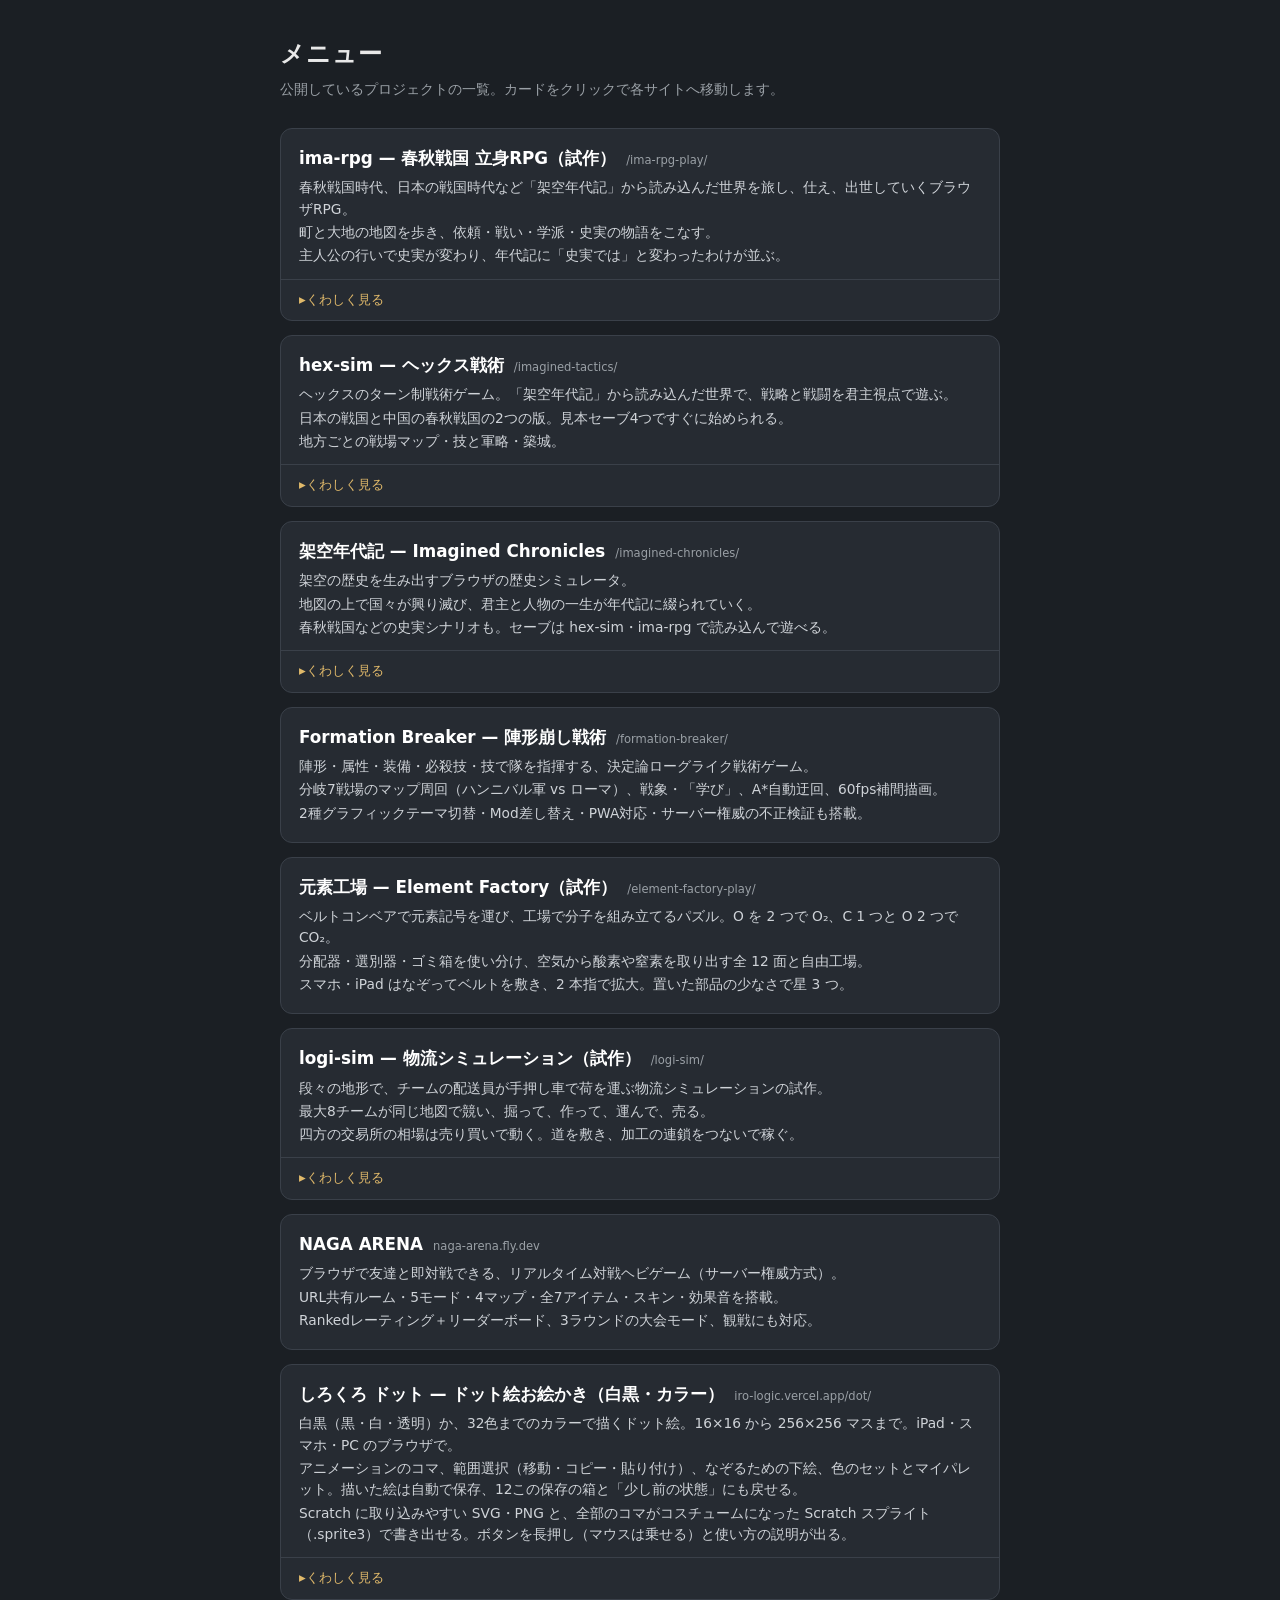
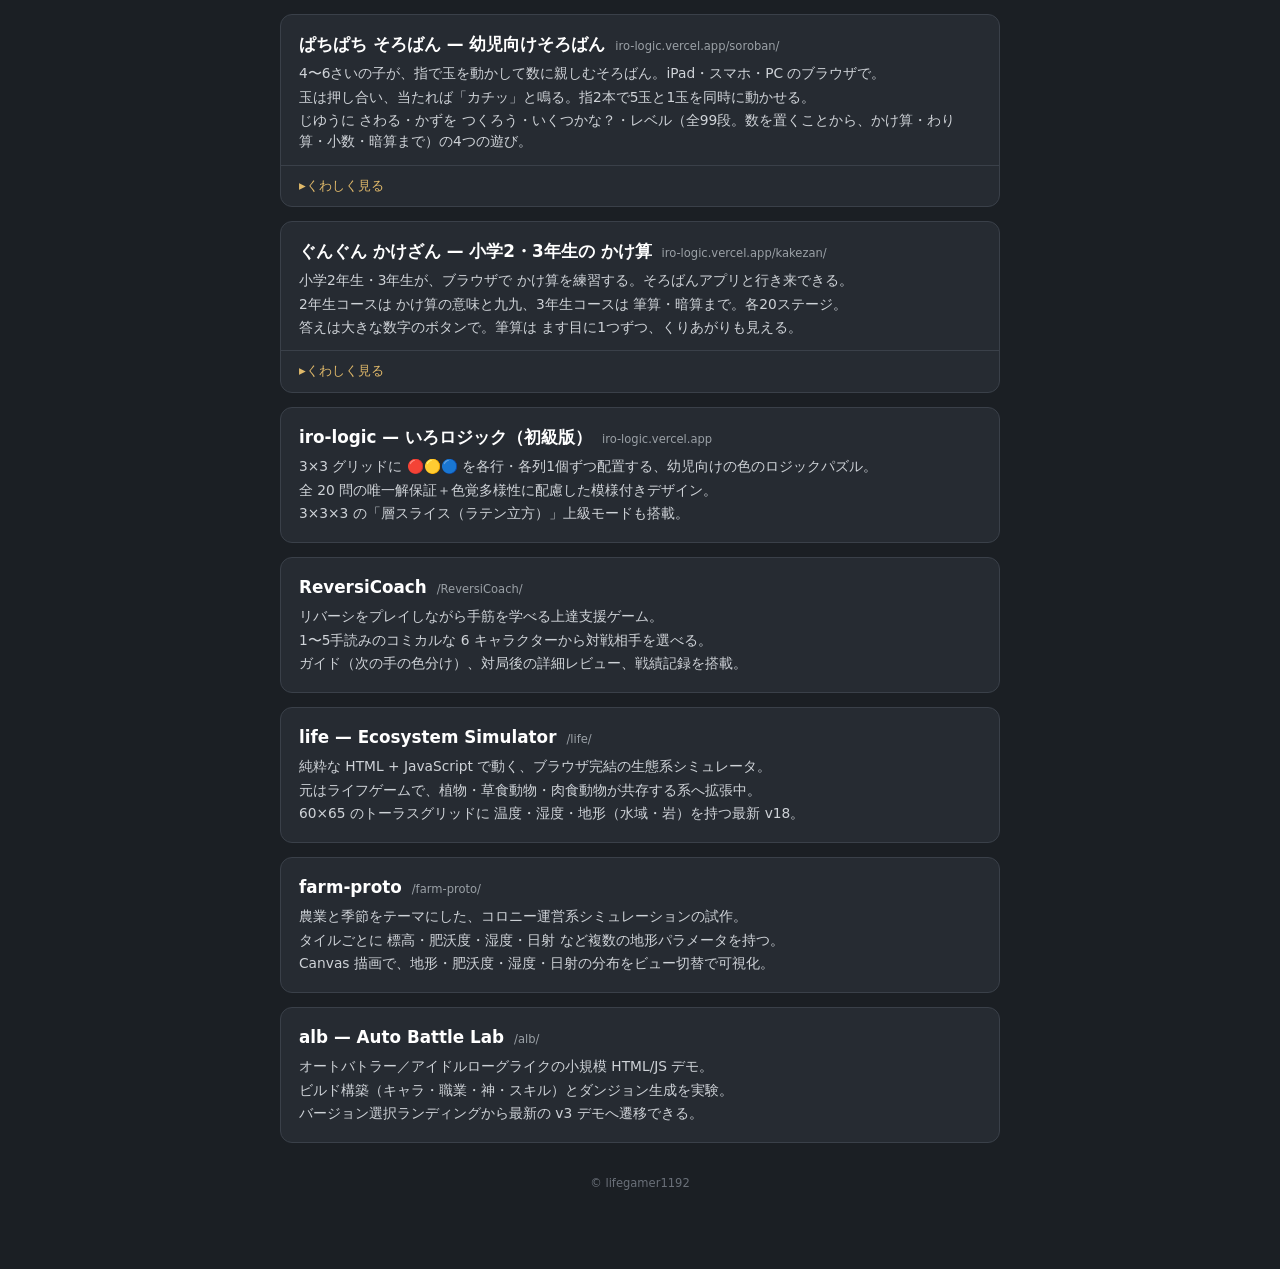
<file: menu.html>
<!doctype html>
<html lang="ja">
  <head>
    <meta charset="UTF-8" />
    <meta name="viewport" content="width=device-width, initial-scale=1.0" />
    <meta name="robots" content="noindex, nofollow" />
    <title>メニュー</title>
    <style>
      :root {
        color-scheme: dark;
        font-family: system-ui, -apple-system, 'Segoe UI', 'Hiragino Kaku Gothic ProN',
          'Meiryo', sans-serif;
      }

      * { box-sizing: border-box; }

      body {
        margin: 0;
        padding: 36px 16px 64px;
        background: #1b1f24;
        color: #e8e8e8;
        min-height: 100vh;
        line-height: 1.55;
      }

      .container {
        max-width: 720px;
        margin: 0 auto;
      }

      h1 {
        margin: 0 0 6px;
        font-size: 1.5rem;
        font-weight: 700;
        letter-spacing: 0.04em;
      }

      .intro {
        margin: 0 0 28px;
        font-size: 0.85rem;
        color: #9aa0a6;
      }

      .grid {
        display: grid;
        gap: 14px;
      }

      .card {
        display: block;
        padding: 16px 18px;
        border-radius: 12px;
        background: #262b32;
        border: 1px solid #3a4049;
        color: inherit;
        text-decoration: none;
        transition: background 0.15s ease, border-color 0.15s ease, transform 0.15s ease;
      }

      .card:hover,
      .card:focus-visible {
        background: #2f353d;
        border-color: #4caf50;
        transform: translateY(-1px);
        outline: none;
      }

      .card--external {
        border-style: dashed;
      }

      .card--external:hover,
      .card--external:focus-visible {
        border-color: #5cc8ff;
      }

      .card__head {
        display: flex;
        align-items: baseline;
        gap: 10px;
        flex-wrap: wrap;
        margin-bottom: 6px;
      }

      .card__title {
        font-size: 1.05rem;
        font-weight: 700;
        color: #ffffff;
      }

      .card__tag {
        font-size: 0.72rem;
        color: #9aa0a6;
        font-variant-numeric: tabular-nums;
      }

      .card__lines p {
        margin: 2px 0;
        font-size: 0.86rem;
        color: #cfd3d8;
      }

      .card--more { padding: 0; overflow: hidden; }
      .card--more:hover { transform: none; }
      .card__link {
        display: block;
        padding: 16px 18px 10px;
        color: inherit;
        text-decoration: none;
      }
      .card__link:focus-visible { outline: 2px solid #4caf50; outline-offset: -2px; border-radius: 12px; }

      .more { border-top: 1px solid #3a4049; }
      .more summary {
        cursor: pointer;
        padding: 10px 18px;
        font-size: 0.84rem;
        color: #e0b96a;
        list-style: none;
        user-select: none;
      }
      .more summary::-webkit-details-marker { display: none; }
      .more summary::before { content: '▸ '; display: inline-block; transition: transform 0.15s ease; }
      .more[open] summary::before { content: '▾ '; }
      .more summary:hover { color: #f3cf85; }
      .more summary:focus-visible { outline: 2px solid #e0b96a; outline-offset: -2px; }
      .more[open] summary { border-bottom: 1px dashed #3a4049; }
      .more__body { padding: 6px 18px 16px; }
      .more__body section { margin-top: 14px; }
      .more__body h3 {
        margin: 0 0 4px;
        font-size: 0.98rem;
        font-weight: 700;
        color: #f3cf85;
        letter-spacing: 0.03em;
      }
      .more__body p { margin: 0; font-size: 0.86rem; color: #cfd3d8; }
      .more__body p + p, .levels + p { margin-top: 8px; }
      .levels { margin: 8px 0 0; padding: 8px 12px; background: #20252b; border-radius: 8px; }
      .levels dt { margin-top: 8px; font-size: 0.86rem; font-weight: 700; color: #e8e8e8; }
      .levels dt:first-child { margin-top: 0; }
      .levels dt span { font-weight: 400; font-size: 0.76rem; color: #9aa0a6; }
      .levels dd { margin: 2px 0 0; font-size: 0.84rem; color: #cfd3d8; }

      .footer {
        margin-top: 32px;
        font-size: 0.72rem;
        color: #6a7079;
        text-align: center;
      }
    </style>
  </head>
  <body>
    <div class="container">
      <h1>メニュー</h1>
      <p class="intro">公開しているプロジェクトの一覧。カードをクリックで各サイトへ移動します。</p>

      <div class="grid">
        <div class="card card--more">
          <a class="card__link" href="https://lifegamer1192.github.io/ima-rpg-play/">
            <div class="card__head">
              <span class="card__title">ima-rpg — 春秋戦国 立身RPG（試作）</span>
              <span class="card__tag">/ima-rpg-play/</span>
            </div>
            <div class="card__lines">
              <p>春秋戦国時代、日本の戦国時代など「架空年代記」から読み込んだ世界を旅し、仕え、出世していくブラウザRPG。</p>
              <p>町と大地の地図を歩き、依頼・戦い・学派・史実の物語をこなす。</p>
              <p>主人公の行いで史実が変わり、年代記に「史実では」と変わったわけが並ぶ。</p>
            </div>
          </a>
          <details class="more">
            <summary>くわしく見る</summary>
            <div class="more__body">
              <section>
                <h3>「李牧を、死なせない。」</h3>
                <p>前229年、趙の名将・李牧は、秦の金を受けた郭開の讒言で斬られる——それが史実。だが、郭開の買収を王の前で暴けば？　李牧は生き、趙は滅びず、天下統一の年表そのものがずれていく。</p>
              </section>
              <section>
                <h3>「奇貨居くべし。——その帳簿、誰が握る？」</h3>
                <p>人質の公子に全財産を賭けた商人・呂不韋。王子を買った金の帳簿を、秦の旧臣たちと邯鄲で奪い合う。朝議で買収を暴けば呂不韋は相国になれず、のちの嫪毐の乱さえ起きなくなる。歴史は鎖のようにつながっている。</p>
              </section>
              <section>
                <h3>「風蕭々として易水寒し。刃は、届くか。」</h3>
                <p>荊軻の副使として咸陽へ。秦王に刃を届ければ、暗殺が成る世界もありうる。企てを秦に売るもよし、荊軻を思いとどまらせるもよし。選ぶのはあなた。</p>
              </section>
              <section>
                <h3>「変えた歴史は、年代記が覚えている。」</h3>
                <p>長平のあと、邯鄲の囲みから始皇帝の即位まで、史実の出来事は41。分岐は113通り。変わった出来事の下には灰色の小さな字で「史実では：…」、そして「変わったわけ：主人公が秦に通じて城門を開いた」のように一行が残る。</p>
              </section>
              <section>
                <h3>「名もなき一人から、王の側近へ。」</h3>
                <p>町で依頼を受け、盗賊を討ち、儒家・墨家・兵家の門をたたく。昇進の試しを越えて位を上げ、仕える国を選ぶ。旅の途中には、名馬、盗まれた剣、義兄弟の契り……数えきれない寄り道が待っている。</p>
              </section>
              <section>
                <h3>「世界は、架空年代記から生まれる。」</h3>
                <p>国々の版図や人物は、歴史シミュレータ「架空年代記」のセーブから読み込まれる。ゆくゆくは、この旅の記録を hex-sim に持ち込んで、率いた部隊で戦えるようにする予定。</p>
              </section>
            </div>
          </details>
        </div>

        <div class="card card--more">
          <a class="card__link" href="https://lifegamer1192.github.io/imagined-tactics/">
            <div class="card__head">
              <span class="card__title">hex-sim — ヘックス戦術</span>
              <span class="card__tag">/imagined-tactics/</span>
            </div>
            <div class="card__lines">
              <p>ヘックスのターン制戦術ゲーム。「架空年代記」から読み込んだ世界で、戦略と戦闘を君主視点で遊ぶ。</p>
              <p>日本の戦国と中国の春秋戦国の2つの版。見本セーブ4つですぐに始められる。</p>
              <p>地方ごとの戦場マップ・技と軍略・築城。</p>
            </div>
          </a>
          <details class="more">
            <summary>くわしく見る</summary>
            <div class="more__body">
              <section>
                <h3>「年代記の、あの一年に割って入れ。」</h3>
                <p>架空年代記で育った世界を、好きな年で止めて読み込む。そこにいる勢力も武将も、そっくりそのまま盤上へ。前259年の春秋戦国なら、秦も趙も楚も、まだ誰も天下を知らない。</p>
              </section>
              <section>
                <h3>「槍衾か、火矢か。九十二の技と三十九の軍略。」</h3>
                <p>足軽から騎馬、戦車まで五十の兵種。槍突き・槍衾の技に、毒矢・火矢の軍略。騎馬は近づく相手をいなし、弓は当てやすい。武将の采配の届く外に出た兵は、攻めも守りも鈍る。</p>
              </section>
              <section>
                <h3>「雨は火を消し、霧は弓を迷わせ、雪は足を止める。」</h3>
                <p>天気と昼夜は季節から決まる。城の強さに応じて、守り手の拠点は 陣 → 砦 → 城 → 城壁と門と櫓の城 へ。決められた巡を過ぎれば守り手の勝ち、攻め手は急げ。</p>
              </section>
              <section>
                <h3>「天下は、月を一つずつ進めて取る。」</h3>
                <p>勢力を一つ受け持ち、兵糧で兵を集め、領を攻め取る。宣戦、停戦、加勢の頼み。忠誠の低い武将は隣国へ寝返り、滅んだ国の将は降ってくる。攻められたら「自分で戦う」か「おまかせ」か。</p>
              </section>
              <section>
                <h3>「好敵手、義兄弟、そして仇。」</h3>
                <p>戦場で出会った縁は残る。好敵手と刃を交えれば互いに強くなり、義兄弟を討たれた者は討った将を仇と狙う。武将を諸国巡りに出せば、浪人を連れ帰るか、昇進の品を持ち帰るか、何も得ずに戻るか。</p>
              </section>
            </div>
          </details>
        </div>

        <div class="card card--more">
          <a class="card__link" href="https://lifegamer1192.github.io/imagined-chronicles/">
            <div class="card__head">
              <span class="card__title">架空年代記 — Imagined Chronicles</span>
              <span class="card__tag">/imagined-chronicles/</span>
            </div>
            <div class="card__lines">
              <p>架空の歴史を生み出すブラウザの歴史シミュレータ。</p>
              <p>地図の上で国々が興り滅び、君主と人物の一生が年代記に綴られていく。</p>
              <p>春秋戦国などの史実シナリオも。セーブは hex-sim・ima-rpg で読み込んで遊べる。</p>
            </div>
          </a>
          <details class="more">
            <summary>くわしく見る</summary>
            <div class="more__body">
              <section>
                <h3>「眺めているだけで、歴史が書き上がる。」</h3>
                <p>国が興り、王が死に、戦が起き、疫病が港から港へ渡っていく。そのすべてが年代記の一行になる。手を出さずに見ているだけで、誰も知らない一国の興亡史が出来上がっていく。</p>
              </section>
              <section>
                <h3>「矛盾、ここに始まる。」</h3>
                <p>年代記に綴られる出来事の文は、数千通り。籠城の悲劇も、疫病と戦った医師の名も。かと思えば、「この矛はどんな盾も…」と口上を述べる市の武器売りや、黒すぎて誰にも読めないインクを発明した職人まで現れる。</p>
              </section>
              <section>
                <h3>「史実を、どこまでなぞるか。それはあなたが決める。」</h3>
                <p>史実シナリオは、春秋戦国（前722年〜）、日本の戦国（1560年〜）、ローマとハンニバル、項羽と劉邦など。始める前に「史実度」を 1〜5 から選ぶ。史実度は、<b>どれだけ史実に引き戻すか</b>の強さ。数字が大きいほど史実どおりに進み、小さいほど、史実を出発点にした「もしも」の歴史になる。</p>
                <dl class="levels">
                  <dt>5 史実なぞり<span>（初期値）</span></dt>
                  <dd>歴史を眺めるための段階。君主はほぼ史実の年に世を去り、史実の出来事は多少むりにでも起こる。節目ごとに勢力図も史実へ強く引き戻され、結末はほぼ史実どおり。記録のある時代が終わると一度止まり、その先を架空の歴史として続けるか選べる。</dd>
                  <dt>4 史実寄り</dt>
                  <dd>大筋は史実に似るが、細部は毎回ちがう。勢力の移り変わりを史実の方へ弱く後押しするだけなので、番狂わせも起こる。</dd>
                  <dt>3 史実の出来事</dt>
                  <dd>史実の出来事は、起きる条件がそろっていれば起こる。その国がもう滅んでいたり、舞台の土地を失っていたりすれば起こらず、そこから歴史が自然に分かれていく。</dd>
                  <dt>2 史実の人物</dt>
                  <dd>君主・名臣・名将・思想家など史実の人物が、史実の年ごろに現れる。国が残っていれば君主は史実の系図どおりに継ぐが、寿命はばらつき、史実の出来事は起こらない。</dd>
                  <dt>1 舞台だけ</dt>
                  <dd>始まりの国・国境・都・君主・地名だけが史実どおり。そこから先はまったく自由な歴史。</dd>
                </dl>
                <p>たとえば春秋戦国なら、5 では秦が六国を併せて天下を統一する。3 では、楚が早くに強くなれば、統一の主役が入れ替わることもありうる。1 では、秦が統一することさえ決まっていない。</p>
              </section>
              <section>
                <h3>「ここで書かれた世界を、ほかのゲームが遊ぶ。」</h3>
                <p>セーブした世界は、hex-sim で戦場に、ima-rpg で一人の旅の舞台になる。三つのゲームの土台となる年代記。</p>
              </section>
            </div>
          </details>
        </div>

        <a class="card" href="https://lifegamer1192.github.io/formation-breaker/">
          <div class="card__head">
            <span class="card__title">Formation Breaker — 陣形崩し戦術</span>
            <span class="card__tag">/formation-breaker/</span>
          </div>
          <div class="card__lines">
            <p>陣形・属性・装備・必殺技・技で隊を指揮する、決定論ローグライク戦術ゲーム。</p>
            <p>分岐7戦場のマップ周回（ハンニバル軍 vs ローマ）、戦象・「学び」、A*自動迂回、60fps補間描画。</p>
            <p>2種グラフィックテーマ切替・Mod差し替え・PWA対応・サーバー権威の不正検証も搭載。</p>
          </div>
        </a>

        <a class="card" href="https://lifegamer1192.github.io/element-factory-play/">
          <div class="card__head">
            <span class="card__title">元素工場 — Element Factory（試作）</span>
            <span class="card__tag">/element-factory-play/</span>
          </div>
          <div class="card__lines">
            <p>ベルトコンベアで元素記号を運び、工場で分子を組み立てるパズル。O を 2 つで O₂、C 1 つと O 2 つで CO₂。</p>
            <p>分配器・選別器・ゴミ箱を使い分け、空気から酸素や窒素を取り出す全 12 面と自由工場。</p>
            <p>スマホ・iPad はなぞってベルトを敷き、2 本指で拡大。置いた部品の少なさで星 3 つ。</p>
          </div>
        </a>

        <div class="card card--more">
          <a class="card__link" href="https://lifegamer1192.github.io/logi-sim/">
            <div class="card__head">
              <span class="card__title">logi-sim — 物流シミュレーション（試作）</span>
              <span class="card__tag">/logi-sim/</span>
            </div>
            <div class="card__lines">
              <p>段々の地形で、チームの配送員が手押し車で荷を運ぶ物流シミュレーションの試作。</p>
              <p>最大8チームが同じ地図で競い、掘って、作って、運んで、売る。</p>
              <p>四方の交易所の相場は売り買いで動く。道を敷き、加工の連鎖をつないで稼ぐ。</p>
            </div>
          </a>
          <details class="more">
            <summary>くわしく見る</summary>
            <div class="more__body">
              <section>
                <h3>「木は2、歯車は100。」</h3>
                <p>森で切った木は、売っても2。だが鉱脈から鉄・銅・スズを掘り、炭焼き窯の炭で製錬し、合金炉で青銅に、鍛冶屋で道具に。精密工房で二つを合わせれば、歯車は100で売れる。綿は綿糸から木綿、帆布へ。三十あまりの品と十を超える加工所が、長い鎖でつながっている。</p>
              </section>
              <section>
                <h3>「売りすぎれば、値は崩れる。」</h3>
                <p>地図の東西南北の端に交易所。換金所で売り、購買所で買う。同じ品を売り続ければ買いたたかれ、買い続ければ値が上がる。相場は時間で戻る。今売るか、待つか。四つの交易所で、値もわずかにちがう。</p>
              </section>
              <section>
                <h3>「石畳は、足を三倍にする。」</h3>
                <p>配送員は一段より高い崖は登れない。段々の地形をどう回るかが勝負。木1で敷く木道は歩く速さ2倍、石1の石畳なら3倍。ただし道はみんなのもの。自分で敷いた道を、敵のチームも走っていく。</p>
              </section>
              <section>
                <h3>「拙速か、長期か。」</h3>
                <p>各チームには自動の作戦がつく。「拙速」は余ったものをすぐに売る。「長期」は相場が戻るのを待って売り、石も安いときにしか買わない。作戦はいつでも止めたり動かしたりでき、手で出した指図がいつも先に立つ。</p>
              </section>
              <section>
                <h3>「最大8チーム、同じ地図の上で。」</h3>
                <p>1〜8のチームが色分けされて同じ地図で競う。地図は種（シード）から毎回つくられ、季節がめぐれば畑の実りも変わる。</p>
              </section>
            </div>
          </details>
        </div>

        <a class="card" href="https://naga-arena.fly.dev/">
          <div class="card__head">
            <span class="card__title">NAGA ARENA</span>
            <span class="card__tag">naga-arena.fly.dev</span>
          </div>
          <div class="card__lines">
            <p>ブラウザで友達と即対戦できる、リアルタイム対戦ヘビゲーム（サーバー権威方式）。</p>
            <p>URL共有ルーム・5モード・4マップ・全7アイテム・スキン・効果音を搭載。</p>
            <p>Rankedレーティング＋リーダーボード、3ラウンドの大会モード、観戦にも対応。</p>
          </div>
        </a>

        <div class="card card--more">
          <a class="card__link" href="https://iro-logic.vercel.app/dot/">
            <div class="card__head">
              <span class="card__title">しろくろ ドット — ドット絵お絵かき（白黒・カラー）</span>
              <span class="card__tag">iro-logic.vercel.app/dot/</span>
            </div>
            <div class="card__lines">
              <p>白黒（黒・白・透明）か、32色までのカラーで描くドット絵。16×16 から 256×256 マスまで。iPad・スマホ・PC のブラウザで。</p>
              <p>アニメーションのコマ、範囲選択（移動・コピー・貼り付け）、なぞるための下絵、色のセットとマイパレット。描いた絵は自動で保存、12この保存の箱と「少し前の状態」にも戻せる。</p>
              <p>Scratch に取り込みやすい SVG・PNG と、全部のコマがコスチュームになった Scratch スプライト（.sprite3）で書き出せる。ボタンを長押し（マウスは乗せる）と使い方の説明が出る。</p>
            </div>
          </a>
          <details class="more">
            <summary>くわしく見る</summary>
            <div class="more__body">
              <section>
                <h3>「指1本で描いて、指2本でつまむ。」</h3>
                <p>ペン・線・四角・まる・ぬりつぶし・スポイト。左右・上下の「かがみ」で対称に描ける。指2本でつまめば拡大・移動（描きかけの点は残らない）。もどす・やりなおす、反転・回転・1マスずらし・白黒の入れかえ。</p>
              </section>
              <section>
                <h3>「Scratch で、くっきり。」</h3>
                <p>おすすめは SVG：1マスを Scratch の何ピクセルにするか選べて、拡大・回転してもふちがぼけない。PNG は Scratch が小さな画像を2倍にぼかして取り込むくせに合わせ、ぼけない大きさで書き出す（48×36・96×72 はステージいっぱいの背景に）。白と とうめいを分けているので、「中は白、まわりは透明」のスプライトが作れる。</p>
              </section>
              <section>
                <h3>「名前は、いらない。」</h3>
                <p>入力も送信もなし。絵はその端末のブラウザの中だけに残る。</p>
              </section>
            </div>
          </details>
        </div>

        <div class="card card--more">
          <a class="card__link" href="https://iro-logic.vercel.app/soroban/">
            <div class="card__head">
              <span class="card__title">ぱちぱち そろばん — 幼児向けそろばん</span>
              <span class="card__tag">iro-logic.vercel.app/soroban/</span>
            </div>
            <div class="card__lines">
              <p>4〜6さいの子が、指で玉を動かして数に親しむそろばん。iPad・スマホ・PC のブラウザで。</p>
              <p>玉は押し合い、当たれば「カチッ」と鳴る。指2本で5玉と1玉を同時に動かせる。</p>
              <p>じゆうに さわる・かずを つくろう・いくつかな？・レベル（全99段。数を置くことから、かけ算・わり算・小数・暗算まで）の4つの遊び。</p>
            </div>
          </a>
          <details class="more">
            <summary>くわしく見る</summary>
            <div class="more__body">
              <section>
                <h3>「つまんで、押して、はじく。」</h3>
                <p>玉の上に指を置けばつまめて、玉の無い所に置けば指で押せる（本物と同じく、押せても引けない）。上の玉を押し上げれば、上にある玉もいっしょに動く。軽くたたけば、その玉まで一気に。指を離した玉は、近いほうへすっと滑って止まる。</p>
              </section>
              <section>
                <h3>「4 たす 1 は、指2本で。」</h3>
                <p>1玉を4つ下ろしながら、5玉を下ろす。ちがう桁を同時に動かす。指は何本でも、それぞれ別々に玉を動かせる。梁を指で横になぞれば、なぞった桁の5玉が払われる。</p>
              </section>
              <section>
                <h3>「5問できたら、つぎのレベル。」</h3>
                <p>数を置くことから始まり、そのまま入れる足し算、5玉を使う足し算（4＋1）、5玉を払う引き算（5−1）、繰り上がり、繰り下がり、3つの数、たし・ひき まぜて、3けた——段を順に上がっていく。開いた段はいつでも選び直せる。</p>
              </section>
              <section>
                <h3>「3 × 4 は、3 を 4かい たす。」</h3>
                <p>かけ算は、まず同じ数を足して意味をつかみ、九九で答えを置き、2けた×1けたは位ごとに（23×3 は 3×3＝9 を置いて 20×3＝60 を足す）。わり算は、引いて数えて「なんかい ひけたかな？」。あまりのある わり算では、そろばんに残った玉が あまりになる。3けた × 3けた、5けた ÷ 2けた まで、位ごとに分けて1手ずつ。</p>
              </section>
              <section>
                <h3>「頭の中の そろばん。」</h3>
                <p>小数は梁の定位点を一の位にして置き、お買い物と おつりも計算する。71段からは暗算：そろばんを一瞬だけ見て覚える、数が次々に出て消えるフラッシュ、式を見て数字のボタンで答える。最後は タイムアタック、カードをめくる でんぴょうざん、全部まぜた 30問、そして 99段「めいじん」。</p>
              </section>
              <section>
                <h3>「できたら、花まる。」</h3>
                <p>迷ったら「ヒント」で動かす玉が光る。まちがえても責めず、できるまで待つ。数は端末の声で読み上げる（切り替え可）。</p>
              </section>
              <section>
                <h3>「名前は、いらない。」</h3>
                <p>入力も送信もなし。ブラウザに残すのは設定・花まるの数・レベルの進みだけ。</p>
              </section>
            </div>
          </details>
        </div>

        <div class="card card--more">
          <a class="card__link" href="https://iro-logic.vercel.app/kakezan/">
            <div class="card__head">
              <span class="card__title">ぐんぐん かけざん — 小学2・3年生の かけ算</span>
              <span class="card__tag">iro-logic.vercel.app/kakezan/</span>
            </div>
            <div class="card__lines">
              <p>小学2年生・3年生が、ブラウザで かけ算を練習する。そろばんアプリと行き来できる。</p>
              <p>2年生コースは かけ算の意味と九九、3年生コースは 筆算・暗算まで。各20ステージ。</p>
              <p>答えは大きな数字のボタンで。筆算は ます目に1つずつ、くりあがりも見える。</p>
            </div>
          </a>
          <details class="more">
            <summary>くわしく見る</summary>
            <div class="more__body">
              <section>
                <h3>「4こずつ 3さら は、4 × 3。」</h3>
                <p>2年生は、おさらに のった果物の絵で「1つ分の数 × いくつ分」をつかむ ところから。5の段・2の段・3の段……と学校の順に九九を進め、かける数が1ふえると いくつふえるか、入れかえても同じ、九九の表のあなうめ、文章題、そして 10 × 4 や 12 × 3 の「九九をこえる」かけ算まで。</p>
              </section>
              <section>
                <h3>「みぎから じゅんに、1つずつ。」</h3>
                <p>3年生は、0 や 10 の かけ算、13 × 4 ＝ 10 × 4 ＋ 3 × 4 の「わけて かける」、何十・何百の かけ算、そして筆算。2けた × 1けた から 3けた × 2けた まで、光っている ます に右から数字を入れていく。くりあがりは小さく書かれ、ヒントでは「7 × 6 ＝ 42、くりあがりの 2 を たして 44」と1手ずつ教えてくれる。</p>
              </section>
              <section>
                <h3>「まちがえても、だいじょうぶ。」</h3>
                <p>まちがえても責めず、2かい まちがえると ヒントが出る。5問できると ★がそろって次のステージへ。九九の表は、押すと読み上げる。タイムアタックの記録も残る。</p>
              </section>
              <section>
                <h3>「名前は、いらない。」</h3>
                <p>入力も送信もなし。ブラウザに残すのは設定・花まるの数・ステージの進みだけ（消えにくいよう ブラウザの中の3か所に保存）。</p>
              </section>
            </div>
          </details>
        </div>

        <a class="card" href="https://iro-logic.vercel.app/">
          <div class="card__head">
            <span class="card__title">iro-logic — いろロジック（初級版）</span>
            <span class="card__tag">iro-logic.vercel.app</span>
          </div>
          <div class="card__lines">
            <p>3×3 グリッドに 🔴🟡🔵 を各行・各列1個ずつ配置する、幼児向けの色のロジックパズル。</p>
            <p>全 20 問の唯一解保証＋色覚多様性に配慮した模様付きデザイン。</p>
            <p>3×3×3 の「層スライス（ラテン立方）」上級モードも搭載。</p>
          </div>
        </a>

        <a class="card" href="https://lifegamer1192.github.io/ReversiCoach/">
          <div class="card__head">
            <span class="card__title">ReversiCoach</span>
            <span class="card__tag">/ReversiCoach/</span>
          </div>
          <div class="card__lines">
            <p>リバーシをプレイしながら手筋を学べる上達支援ゲーム。</p>
            <p>1〜5手読みのコミカルな 6 キャラクターから対戦相手を選べる。</p>
            <p>ガイド（次の手の色分け）、対局後の詳細レビュー、戦績記録を搭載。</p>
          </div>
        </a>

        <a class="card" href="https://lifegamer1192.github.io/life/">
          <div class="card__head">
            <span class="card__title">life — Ecosystem Simulator</span>
            <span class="card__tag">/life/</span>
          </div>
          <div class="card__lines">
            <p>純粋な HTML + JavaScript で動く、ブラウザ完結の生態系シミュレータ。</p>
            <p>元はライフゲームで、植物・草食動物・肉食動物が共存する系へ拡張中。</p>
            <p>60×65 のトーラスグリッドに 温度・湿度・地形（水域・岩）を持つ最新 v18。</p>
          </div>
        </a>

        <a class="card" href="https://lifegamer1192.github.io/farm-proto/">
          <div class="card__head">
            <span class="card__title">farm-proto</span>
            <span class="card__tag">/farm-proto/</span>
          </div>
          <div class="card__lines">
            <p>農業と季節をテーマにした、コロニー運営系シミュレーションの試作。</p>
            <p>タイルごとに 標高・肥沃度・湿度・日射 など複数の地形パラメータを持つ。</p>
            <p>Canvas 描画で、地形・肥沃度・湿度・日射の分布をビュー切替で可視化。</p>
          </div>
        </a>

        <a class="card" href="https://lifegamer1192.github.io/alb/">
          <div class="card__head">
            <span class="card__title">alb — Auto Battle Lab</span>
            <span class="card__tag">/alb/</span>
          </div>
          <div class="card__lines">
            <p>オートバトラー／アイドルローグライクの小規模 HTML/JS デモ。</p>
            <p>ビルド構築（キャラ・職業・神・スキル）とダンジョン生成を実験。</p>
            <p>バージョン選択ランディングから最新の v3 デモへ遷移できる。</p>
          </div>
        </a>
      </div>

      <p class="footer">© lifegamer1192</p>
    </div>
  </body>
</html>
</file>
